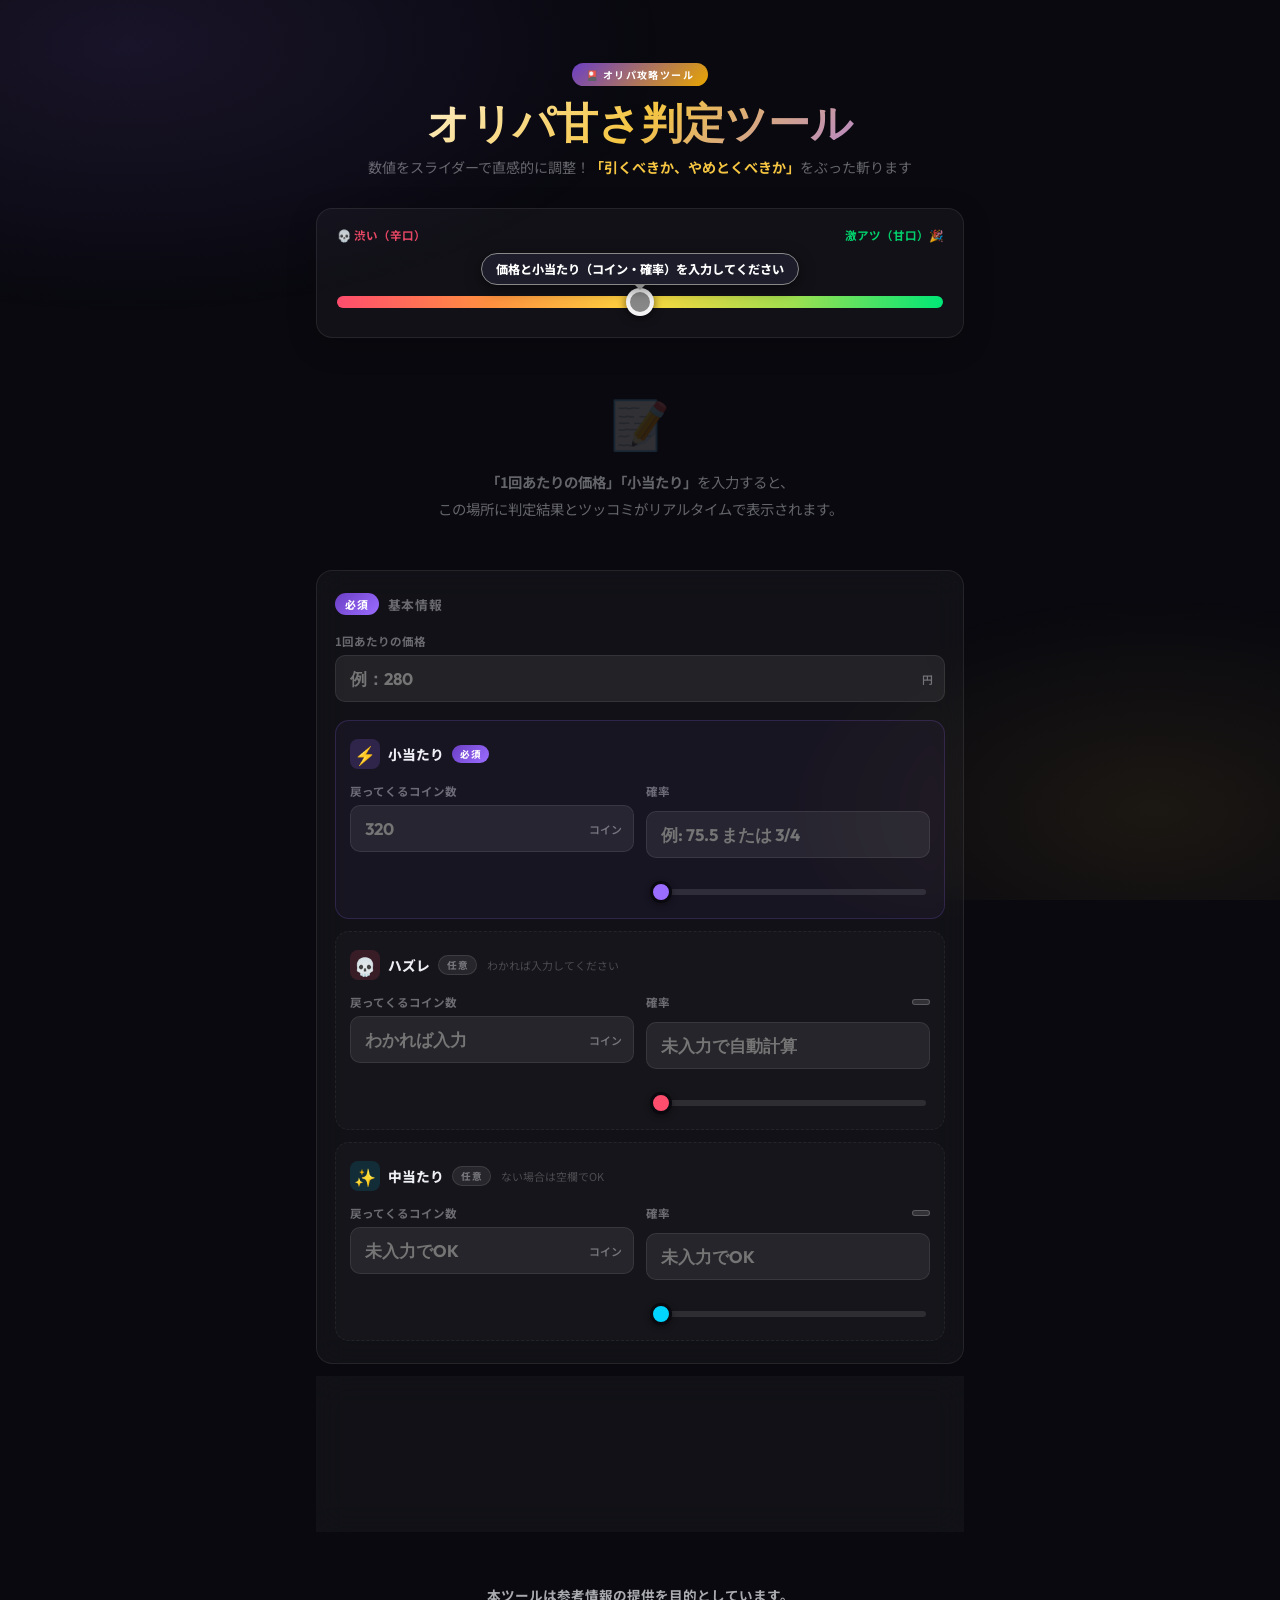
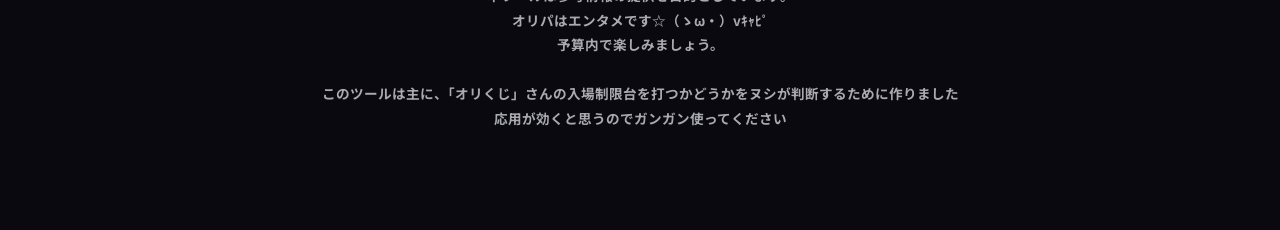
<file: index.html>
<!DOCTYPE html>
<html lang="ja">
<head>

<script type="text/javascript">
    (function(c,l,a,r,i,t,y){
        c[a]=c[a]||function(){(c[a].q=c[a].q||[]).push(arguments)};
        t=l.createElement(r);t.async=1;t.src="https://www.clarity.ms/tag/"+i;
        y=l.getElementsByTagName(r)[0];y.parentNode.insertBefore(t,y);
    })(window, document, "clarity", "script", "xypzd9du9r");
</script>
  
  <meta charset="UTF-8">
  <meta name="viewport" content="width=device-width, initial-scale=1.0">
  <title>オリパ甘さ判定ツール</title>
  
  <style>
    @import url('https://fonts.googleapis.com/css2?family=Outfit:wght@400;600;700;800;900&family=Noto+Sans+JP:wght@400;700;900&display=swap');

    *, *::before, *::after { box-sizing: border-box; margin: 0; padding: 0; }

    :root {
      --bg:     #09090f;
      --bg2:    rgba(255,255,255,.035);
      --bg3:    rgba(255,255,255,.07);
      --bd:     rgba(255,255,255,.08);
      --text:   #eeeef5;
      --muted:  rgba(238,238,245,.4);
      --gold:   #f5c542; --gold2:   #e8a500;
      --purple: #9b6dff; --purple2: #6c3fc5;
      --red:    #ff4d6d; --red2:    #b02a40;
      --cyan:   #00d4ff; --cyan2:   #0099bb;
      --green:  #00e676;
      --yellow: #ffd740;
      --r: 16px;
    }

    html { scroll-behavior: smooth; }
    body {
      background: var(--bg); color: var(--text);
      font-family: "Noto Sans JP","Outfit",sans-serif;
      min-height: 100vh; overflow-x: hidden;
    }
    body::before {
      content: ""; position: fixed; inset: 0; pointer-events: none; z-index: 0;
      background: radial-gradient(ellipse 70% 50% at 10% 5%,  rgba(155,109,255,.11) 0%, transparent 60%),
                  radial-gradient(ellipse 50% 40% at 90% 90%, rgba(245,197,66,.08)  0%, transparent 60%);
    }
    .wrap { position: relative; z-index: 1; max-width: 680px; margin: 0 auto; padding: 24px 16px 80px; }

    /* ヘッダー */
    header { text-align: center; padding: 36px 0 28px; }
    .badge { display: inline-block; background: linear-gradient(135deg, var(--purple2), var(--gold2)); color: #fff; font-size: 10px; font-weight: 700; letter-spacing: .14em; padding: 4px 14px; border-radius: 99px; margin-bottom: 14px; text-transform: uppercase; }
    h1 { font-family: "Outfit", sans-serif; font-size: clamp(1.7rem, 5vw, 2.6rem); font-weight: 900; line-height: 1.1; background: linear-gradient(135deg, #fff 0%, var(--gold) 50%, var(--purple) 100%); -webkit-background-clip: text; -webkit-text-fill-color: transparent; background-clip: text; margin-bottom: 10px; }
    header p { color: var(--muted); font-size: .88rem; line-height: 1.7; }
    header p strong { -webkit-text-fill-color: var(--gold); color: var(--gold); }

    /* 全体甘さメーター */
    .meter-card { background: var(--bg2); border: 1px solid var(--bd); border-radius: var(--r); padding: 18px 20px 24px; margin-bottom: 16px; box-shadow: 0 8px 30px rgba(0,0,0,0.2); }
    .meter-labels { display: flex; justify-content: space-between; margin-bottom: 10px; }
    .meter-label-left  { font-size: .72rem; font-weight: 700; color: rgba(255,77,109,.9); }
    .meter-label-right { font-size: .72rem; font-weight: 700; color: rgba(0,230,118,.9); }
    .meter-wrap { position: relative; padding-top: 36px; }
    .meter-tooltip { position: absolute; top: 0; left: 50%; transform: translateX(-50%); background: rgba(30,30,45,.95); border: 1px solid rgba(255,255,255,.2); backdrop-filter: blur(8px); color: #fff; font-size: .76rem; font-weight: 800; padding: 6px 14px; border-radius: 99px; white-space: nowrap; pointer-events: none; transition: left .45s cubic-bezier(.4,0,.2,1), border-color .45s, background .45s; z-index: 2; box-shadow: 0 4px 15px rgba(0,0,0,0.5); }
    .meter-tooltip::after { content: ""; position: absolute; bottom: -6px; left: 50%; transform: translateX(-50%); border: 6px solid transparent; border-bottom: none; border-top-color: inherit; }
    #sweetMeter { -webkit-appearance: none; appearance: none; width: 100%; height: 12px; border-radius: 99px; background: linear-gradient(to right, #ff4d6d 0%, #ff9040 25%, #ffd740 50%, #a0e050 75%, #00e676 100%); outline: none; pointer-events: none; cursor: default; }
    #sweetMeter::-webkit-slider-thumb { -webkit-appearance: none; appearance: none; width: 28px; height: 28px; border-radius: 50%; border: 4px solid rgba(255,255,255,.9); box-shadow: 0 2px 10px rgba(0,0,0,.6); transition: background .45s ease; background: #888; }
    #sweetMeter::-moz-range-thumb { width: 28px; height: 28px; border-radius: 50%; border: 4px solid rgba(255,255,255,.9); box-shadow: 0 2px 10px rgba(0,0,0,.6); transition: background .45s ease; background: #888; }

    /* 結果エリア */
    @keyframes fadeUp { from { opacity: 0; transform: translateY(14px); } to { opacity: 1; transform: translateY(0); } }
    .result-top { margin-bottom: 24px; animation: fadeUp .35s ease both; }
    .verdict-card { border-radius: var(--r); padding: 26px 20px; text-align: center; margin-bottom: 12px; border: 1px solid transparent; position: relative; overflow: hidden; }
    .verdict-card::before { content:""; position:absolute; inset:0; opacity:.1; z-index:0; }
    .verdict-card > * { position: relative; z-index: 1; }
    .verdict-card.good { background: rgba(0,230,118,.08); border-color: rgba(0,230,118,.28); } .verdict-card.good::before { background: var(--green); }
    .verdict-card.warn { background: rgba(255,215,64,.08); border-color: rgba(255,215,64,.28); } .verdict-card.warn::before { background: var(--yellow); }
    .verdict-card.bad  { background: rgba(255,77,109,.08); border-color: rgba(255,77,109,.28); } .verdict-card.bad::before { background: var(--red); }
    .vc-em { font-size: 3rem; margin-bottom: 6px; line-height: 1.1; }
    .vc-title { font-family: "Outfit", sans-serif; font-size: clamp(1.5rem, 4.5vw, 2.2rem); font-weight: 900; margin-bottom: 8px; }
    .verdict-card.good .vc-title { color: var(--green); } .verdict-card.warn .vc-title { color: var(--yellow); } .verdict-card.bad .vc-title { color: var(--red); }
    .vc-sub { font-size: .86rem; color: var(--text); line-height: 1.75; font-weight: 700; opacity: .9; }

    /* ボーダー金額（ツッコミ） */
    .border-card { border-radius: var(--r); overflow: hidden; margin-bottom: 12px; box-shadow: 0 4px 20px rgba(0,0,0,0.15); }
    .bc-eyebrow { background: rgba(245,197,66,.15); border: 1px solid rgba(245,197,66,.25); border-bottom: none; border-radius: var(--r) var(--r) 0 0; padding: 14px 20px; font-size: .82rem; font-weight: 700; color: var(--gold); line-height: 1.5; text-align: center; }
    .bc-val { font-family: "Outfit", sans-serif; font-size: clamp(3rem, 10vw, 4.8rem); font-weight: 900; color: var(--gold); background: rgba(245,197,66,.07); text-align: center; border: 1px solid rgba(245,197,66,.25); border-top: none; border-bottom: none; padding: 10px 20px 14px; line-height: 1.1; }
    .bc-tsukkomi { background: rgba(30,25,10,.8); border: 1px solid rgba(245,197,66,.25); border-top: none; border-radius: 0 0 var(--r) var(--r); padding: 14px 20px; font-size: .86rem; font-weight: 700; color: #fff; line-height: 1.7; font-style: italic; text-align: center; }

    /* サブ指標 */
    .key-grid { display: grid; grid-template-columns: 1fr 1fr; gap: 10px; margin-bottom: 12px; }
    @media(max-width: 440px) { .key-grid { grid-template-columns: 1fr; } }
    .key-card { border-radius: 14px; padding: 18px 14px; text-align: center; border: 1px solid transparent; }
    .key-card.purple { background: rgba(155,109,255,.08); border-color: rgba(155,109,255,.22); } .key-card.blue { background: rgba(0,212,255,.07); border-color: rgba(0,212,255,.18); }
    .key-label { font-size: .72rem; font-weight: 700; margin-bottom: 8px; }
    .key-card.purple .key-label { color: var(--purple); } .key-card.blue .key-label { color: var(--cyan); }
    .key-val { font-family: "Outfit", sans-serif; font-size: clamp(1.4rem,3.5vw,1.9rem); font-weight: 900; line-height: 1; margin-bottom: 6px; }
    .key-card.purple .key-val { color: var(--purple); } .key-card.blue .key-val { color: var(--cyan); }
    .key-note { font-size: .68rem; color: var(--muted); line-height: 1.5; }

    /* 残り口数 */
    .remain-box { background: rgba(0,212,255,.05); border: 1px solid rgba(0,212,255,.14); border-radius: var(--r); padding: 16px 18px; margin-bottom: 12px; }
    .remain-title { font-size: .74rem; font-weight: 700; color: var(--cyan); margin-bottom: 12px; }
    .remain-row { display: grid; grid-template-columns: repeat(3,1fr); gap: 10px; }
    @media(max-width: 440px) { .remain-row { grid-template-columns: 1fr; } }
    .remain-item { text-align: center; }
    .remain-label { font-size: .64rem; color: var(--muted); margin-bottom: 4px; }
    .remain-val { font-family: "Outfit", sans-serif; font-size: 1.1rem; font-weight: 800; color: var(--cyan); }

    /* 入力前ガイド */
    .empty-state { text-align: center; padding: 32px 20px; color: var(--muted); margin-bottom: 16px; }
    .es-icon { font-size: 3rem; margin-bottom: 12px; opacity: .4; }
    .es-text { font-size: .9rem; line-height: 1.9; }

    /* 入力フォーム共通 */
    .card { background: var(--bg2); border: 1px solid var(--bd); border-radius: var(--r); padding: 22px 18px; margin-bottom: 12px; backdrop-filter: blur(16px); transition: border-color .3s; }
    .card:hover { border-color: rgba(155,109,255,.16); }
    .opt-card { border-style: dashed; border-color: rgba(255,255,255,.05); }
    .sec-head { display: flex; align-items: center; gap: 9px; margin-bottom: 18px; }
    .sec-badge { display: inline-flex; align-items: center; padding: 3px 10px; border-radius: 99px; font-size: .68rem; font-weight: 800; letter-spacing: .07em; }
    .sec-badge.req { background: linear-gradient(135deg, var(--purple2), var(--purple)); color: #fff; }
    .sec-badge.opt { background: rgba(255,255,255,.09); color: var(--muted); }
    .sec-title { font-size: .8rem; font-weight: 700; color: var(--muted); letter-spacing: .06em; text-transform: uppercase; }
    .sec-title small { font-size: .66rem; font-weight: 400; color: rgba(238,238,245,.2); text-transform: none; letter-spacing: 0; margin-left: 5px; }
    .grid2 { display: grid; grid-template-columns: 1fr 1fr; gap: 12px; }
    @media(max-width: 480px) { .grid2 { grid-template-columns: 1fr; } }
    .field { display: flex; flex-direction: column; gap: 6px; }
    .field label { font-size: .72rem; font-weight: 700; color: var(--muted); }
    .iw { position: relative; }
    .iw input { width: 100%; background: var(--bg3); border: 1px solid var(--bd); border-radius: 10px; color: var(--text); font-family: "Outfit", sans-serif; font-size: 1.05rem; font-weight: 700; padding: 12px 54px 12px 14px; outline: none; transition: border-color .2s, box-shadow .2s; }
    .iw input::-webkit-inner-spin-button, .iw input::-webkit-outer-spin-button { -webkit-appearance: none; }
    .iw input:focus { border-color: var(--purple); box-shadow: 0 0 0 3px rgba(155,109,255,.12); }
    .iu { position: absolute; right: 12px; top: 50%; transform: translateY(-50%); font-size: .68rem; color: var(--muted); font-weight: 600; pointer-events: none; white-space: nowrap; }

    /* ティアブロック */
    .tier-block { border-radius: 14px; padding: 18px 14px; margin-bottom: 12px; border: 1px solid transparent; }
    .tier-block:last-child { margin-bottom: 0; }
    .req-block { background: rgba(155,109,255,.05); border-color: rgba(155,109,255,.18); }
    .opt-block { background: rgba(255,255,255,.02); border-color: rgba(255,255,255,.06); border-style: dashed; }
    .tier-header { display: flex; align-items: center; gap: 8px; margin-bottom: 14px; flex-wrap: wrap; }
    .tier-icon { font-size: 1.1rem; width: 30px; height: 30px; border-radius: 8px; display: flex; align-items: center; justify-content: center; }
    .tier-icon.small { background: rgba(155,109,255,.18); }
    .tier-icon.lose  { background: rgba(255,77,109,.15); }
    .tier-icon.mid   { background: rgba(0,212,255,.13); }
    .tier-name { font-size: .86rem; font-weight: 800; color: var(--text); }
    .req-tag { font-size: .6rem; font-weight: 800; letter-spacing: .06em; background: linear-gradient(135deg, var(--purple2), var(--purple)); color: #fff; padding: 2px 8px; border-radius: 99px; }
    .opt-tag { font-size: .6rem; font-weight: 800; letter-spacing: .06em; background: rgba(255,255,255,.08); color: var(--muted); padding: 2px 8px; border-radius: 99px; border: 1px solid rgba(255,255,255,.1); }
    .tier-hint { font-size: .68rem; color: rgba(238,238,245,.25); margin-left: 2px; }
    .tier-inputs { display: grid; grid-template-columns: 1fr 1fr; gap: 12px; }
    @media(max-width: 480px) { .tier-inputs { grid-template-columns: 1fr; } }
    .req-block .iw input:focus { border-color: var(--purple); box-shadow: 0 0 0 3px rgba(155,109,255,.14); background: rgba(155,109,255,.1); }

    /* 入力用スライダーUI周り */
    .prob-header { display: flex; justify-content: space-between; align-items: center; margin-bottom: 6px; }
    .prob-header label { margin-bottom: 0; }
    .prob-badge { font-size: .65rem; font-weight: 800; color: #fff; background: rgba(255,255,255,0.12); padding: 2px 8px; border-radius: 99px; border: 1px solid rgba(255,255,255,0.2); }
    .prob-badge.is-empty { display: none; }
    .prob-slider-wrap { margin-top: 12px; padding: 0 4px; }
    .prob-slider { -webkit-appearance: none; width: 100%; height: 6px; background: rgba(255,255,255,0.1); border-radius: 99px; outline: none; }
    .prob-slider::-webkit-slider-thumb { -webkit-appearance: none; width: 22px; height: 22px; border-radius: 50%; background: #aaa; border: 3px solid var(--bg); box-shadow: 0 2px 6px rgba(0,0,0,0.4); cursor: ew-resize; transition: transform 0.1s; }
    .prob-slider::-webkit-slider-thumb:active { transform: scale(1.15); }
    .prob-slider::-moz-range-thumb { width: 22px; height: 22px; border-radius: 50%; background: #aaa; border: 3px solid var(--bg); box-shadow: 0 2px 6px rgba(0,0,0,0.4); cursor: ew-resize; transition: transform 0.1s; }
    .prob-slider::-moz-range-thumb:active { transform: scale(1.15); }
    .purple-slider::-webkit-slider-thumb { background: var(--purple); }
    .purple-slider::-moz-range-thumb { background: var(--purple); }
    .red-slider::-webkit-slider-thumb { background: var(--red); }
    .red-slider::-moz-range-thumb { background: var(--red); }
    .cyan-slider::-webkit-slider-thumb { background: var(--cyan); }
    .cyan-slider::-moz-range-thumb { background: var(--cyan); }

    footer {
      text-align: center;
      padding: 40px 0 20px;
      font-size: 0.85rem;
      font-weight: 700;
      color: rgba(238,238,245, 0.7);
      line-height: 1.8;
    }
  </style>


    
</head>
<body>

  <div class="wrap">
    <header>
      <div class="badge">🎴 オリパ攻略ツール</div>
      <h1>オリパ甘さ判定ツール</h1>
      <p>数値をスライダーで直感的に調整！<strong>「引くべきか、やめとくべきか」</strong>をぶった斬ります</p>
    </header>

    <!-- ===== 全体甘さメーター（結果） ===== -->
    <div class="meter-card">
      <div class="meter-labels">
        <span class="meter-label-left">💀 渋い（辛口）</span>
        <span class="meter-label-right">激アツ（甘口）🎉</span>
      </div>
      <div class="meter-wrap">
        <div class="meter-tooltip" id="meterTooltip">必須項目を入力してください</div>
        <input type="range" id="sweetMeter" min="0" max="100" value="50" readonly />
      </div>
    </div>

    <!-- ===== 判定結果 ===== -->
    <div id="resultTop" class="result-top" style="display:none">
      <div class="verdict-card" id="verdictCard">
        <div class="vc-em"    id="vcEm"></div>
        <div class="vc-title" id="vcTitle"></div>
        <div class="vc-sub"   id="vcSub"></div>
      </div>

      <div class="border-card">
        <div class="bc-eyebrow">プラスにするために、的中させなければならない景品の価値</div>
        <div class="bc-val" id="bcVal">—</div>
        <div class="bc-tsukkomi" id="bcTsukkomi"></div>
      </div>

      <div class="key-grid">
        <div class="key-card purple">
          <div class="key-label">🔑 1回あたりの平均回収</div>
          <div class="key-val"  id="kRecoverVal">—</div>
          <div class="key-note" id="kRecoverNote">コイン</div>
        </div>
        <div class="key-card blue">
          <div class="key-label">💸 大当たりへの実質コスト</div>
          <div class="key-val"  id="kCostVal">—</div>
          <div class="key-note">コイン / 回</div>
        </div>
      </div>

      <div class="remain-box" id="remainBox" style="display:none">
        <div class="remain-title">📊 残り口数から見た期待値</div>
        <div class="remain-row">
          <div class="remain-item">
            <div class="remain-label">残り総額</div>
            <div class="remain-val" id="rTotal">—</div>
          </div>
          <div class="remain-item">
            <div class="remain-label">期待回収額</div>
            <div class="remain-val" id="rRecover">—</div>
          </div>
          <div class="remain-item">
            <div class="remain-label">期待実質出費</div>
            <div class="remain-val" id="rCost">—</div>
          </div>
        </div>
      </div>
    </div>

    <!-- ===== 入力前ガイド ===== -->
    <div class="empty-state" id="emptyState">
      <div class="es-icon">📝</div>
      <div class="es-text">
        <strong>「1回あたりの価格」「小当たり」</strong>を入力すると、<br>
        この場所に判定結果とツッコミがリアルタイムで表示されます。
      </div>
    </div>

    <!-- ===== 入力フォーム ===== -->
    <div class="card">
      <div class="sec-head">
        <span class="sec-badge req">必須</span>
        <span class="sec-title">基本情報</span>
      </div>

      <div class="field" style="margin-bottom:18px">
        <label for="costPerSpin">1回あたりの価格</label>
        <div class="iw">
          <input type="number" id="costPerSpin" placeholder="例：280" min="1" inputmode="numeric" />
          <span class="iu">円</span>
        </div>
      </div>

      <!-- 小当たり -->
      <div class="tier-block req-block">
        <div class="tier-header">
          <span class="tier-icon small">⚡</span>
          <span class="tier-name">小当たり</span>
          <span class="tier-badge req-tag">必須</span>
        </div>
        <div class="tier-inputs">
          <div class="field">
            <label>戻ってくるコイン数</label>
            <div class="iw">
              <input type="number" id="smallCoin" placeholder="320" min="0" inputmode="numeric" />
              <span class="iu">コイン</span>
            </div>
          </div>
          <div class="field">
            <div class="prob-header">
              <label>確率</label>
              <span class="prob-badge" id="smallProbBadge"></span>
            </div>
            <div class="iw">
              <input type="text" id="smallProbTxt" placeholder="例: 75.5 または 3/4" inputmode="text" />
            </div>
            <div class="prob-slider-wrap">
              <input type="range" id="smallProbSlider" class="prob-slider purple-slider" min="0" max="100" step="0.1" value="0" />
            </div>
          </div>
        </div>
      </div>

      <!-- ハズレ -->
      <div class="tier-block opt-block lose-block">
        <div class="tier-header">
          <span class="tier-icon lose">💀</span>
          <span class="tier-name">ハズレ</span>
          <span class="tier-badge opt-tag">任意</span>
          <span class="tier-hint">わかれば入力してください</span>
        </div>
        <div class="tier-inputs">
          <div class="field">
            <label>戻ってくるコイン数</label>
            <div class="iw">
              <input type="number" id="loseCoin" placeholder="わかれば入力" min="0" inputmode="numeric" />
              <span class="iu">コイン</span>
            </div>
          </div>
          <div class="field">
            <div class="prob-header">
              <label>確率</label>
              <span class="prob-badge" id="loseProbBadge"></span>
            </div>
            <div class="iw">
              <input type="text" id="loseProbTxt" placeholder="未入力で自動計算" inputmode="text" />
            </div>
            <div class="prob-slider-wrap">
              <input type="range" id="loseProbSlider" class="prob-slider red-slider" min="0" max="100" step="0.1" value="0" />
            </div>
          </div>
        </div>
      </div>

      <!-- 中当たり -->
      <div class="tier-block opt-block">
        <div class="tier-header">
          <span class="tier-icon mid">✨</span>
          <span class="tier-name">中当たり</span>
          <span class="tier-badge opt-tag">任意</span>
          <span class="tier-hint">ない場合は空欄でOK</span>
        </div>
        <div class="tier-inputs">
          <div class="field">
            <label>戻ってくるコイン数</label>
            <div class="iw">
              <input type="number" id="midCoin" placeholder="未入力でOK" min="0" inputmode="numeric" />
              <span class="iu">コイン</span>
            </div>
          </div>
          <div class="field">
            <div class="prob-header">
              <label>確率</label>
              <span class="prob-badge" id="midProbBadge"></span>
            </div>
            <div class="iw">
              <input type="text" id="midProbTxt" placeholder="未入力でOK" inputmode="text" />
            </div>
            <div class="prob-slider-wrap">
              <input type="range" id="midProbSlider" class="prob-slider cyan-slider" min="0" max="100" step="0.1" value="0" />
            </div>
          </div>
        </div>
      </div>
    </div>

    <div class="card opt-card">
      <div class="sec-head">
        <span class="sec-badge opt">任意</span>
        <span class="sec-title">口数情報 <small>入力すると残り期待値も表示</small></span>
      </div>
      <div class="grid2">
        <div class="field">
          <label for="totalCount">総口数</label>
          <div class="iw">
            <input type="number" id="totalCount" placeholder="100" min="1" inputmode="numeric" />
            <span class="iu">口</span>
          </div>
        </div>
        <div class="field">
          <label for="remainCount">残り口数</label>
          <div class="iw">
            <input type="number" id="remainCount" placeholder="60" min="1" inputmode="numeric" />
            <span class="iu">口</span>
          </div>
        </div>
      </div>
    </div>

    <footer>
      <p>本ツールは参考情報の提供を目的としています。<br>オリパはエンタメです☆（ゝω・）vｷｬﾋﾟ<br>予算内で楽しみましょう。<br>
        <br>このツールは主に、「オリくじ」さんの入場制限台を打つかどうかをヌシが判断するために作りました
        <br>応用が効くと思うのでガンガン使ってください
      </p>
    </footer>
  </div>

  <script>
    const $ = id => document.getElementById(id);

    document.addEventListener('DOMContentLoaded', () => {
      setupSyncProb('smallProbTxt', 'smallProbSlider', 'smallProbBadge');
      setupSyncProb('loseProbTxt', 'loseProbSlider', 'loseProbBadge');
      setupSyncProb('midProbTxt', 'midProbSlider', 'midProbBadge');

      ['costPerSpin', 'smallCoin', 'loseCoin', 'midCoin', 'totalCount', 'remainCount']
        .forEach(id => $(id).addEventListener('input', compute));

      compute();
    });

    function setupSyncProb(txtId, sliderId, badgeId) {
      const txt = $(txtId);
      const slider = $(sliderId);
      
      txt.addEventListener('input', () => {
        const parsed = parseProb(txt.value);
        if (parsed !== null && parsed >= 0 && parsed <= 100) {
          slider.value = parsed;
        } else {
          slider.value = 0;
        }
        compute();
      });

      txt.addEventListener('blur', () => {
        const valStr = txt.value.trim();
        if (valStr && !valStr.includes('/') && !valStr.includes('%')) {
          const parsed = parseProb(valStr);
          if (parsed !== null) txt.value = parsed + '%';
        }
      });

      slider.addEventListener('input', () => {
        let val = parseFloat(slider.value);
        if (Math.abs(val - Math.round(val)) < 0.4) {
          val = Math.round(val);
          slider.value = val;
        }
        txt.value = val + '%';
        compute();
      });
    }

    function parseProb(valStr) {
      if (!valStr) return null;
      valStr = valStr.trim().replace(/%/g, '');
      if (valStr.includes('/')) {
        const parts = valStr.split('/');
        if (parts.length === 2) {
          const n = parseFloat(parts[0]);
          const d = parseFloat(parts[1]);
          if (!isNaN(n) && !isNaN(d) && d !== 0) {
            return (n / d) * 100;
          }
        }
      }
      const n = parseFloat(valStr);
      return isNaN(n) ? null : n;
    }

    function formatProbBadge(parsedPct, rawStr) {
      if (parsedPct === null || isNaN(parsedPct) || parsedPct <= 0 || parsedPct > 100) return '';
      const str = String(rawStr).trim();
      if (str.includes('/')) {
        return `${parseFloat(parsedPct.toFixed(2))}%`;
      } else {
        const frac = 100 / parsedPct;
        const fStr = (frac % 1 === 0) ? frac.toString() : frac.toFixed(1);
        return `1 / ${fStr}`;
      }
    }

    function vNum(id) {
      const n = parseFloat($(id).value);
      return isNaN(n) ? null : n;
    }
    function fmt(n)         { return Math.round(n).toLocaleString(); }
    function fmtDec(n, d=1) { return (+n).toFixed(d); }

    function posToColor(pos) {
      const stops = [
        [255,  77, 109],
        [255, 144,  64],
        [255, 215,  64],
        [160, 224,  80],
        [  0, 230, 118],
      ];
      const idx = (pos / 100) * (stops.length - 1);
      const Math_floor = Math.floor(idx);
      const lo = Math.max(0, Math.min(Math_floor, stops.length - 2));
      const hi = lo + 1;
      const t  = idx - lo;
      const [r1,g1,b1] = stops[lo];
      const [r2,g2,b2] = stops[hi];
      return `rgb(${Math.round(r1+(r2-r1)*t)},${Math.round(g1+(g2-g1)*t)},${Math.round(b1+(b2-b1)*t)})`;
    }

    function tsukkomi(borderAmount, cost, realCost, isTotal) {
      if (realCost <= 0) return '「え、これ引くだけで平均して儲かる設計じゃん！」……バグを疑うレベル。';
      
      const lossRatio = realCost / cost;
      
      if (isTotal) {
        if (lossRatio < 0.2) return '「箱買いしてもこの程度のマイナスで済むなら、大当たりの価値次第で全然プラスになる優良設定！」';
        if (lossRatio < 0.5) return '「このマイナス額と、目玉景品の合計相場を比べてみてください。目玉が上回っていれば買いです。」';
        if (lossRatio < 0.8) return '「かなり持っていかれます。大当たり枠に超高額カードがゴロゴロ入っていないと割に合いません。」';
        return '「箱買いしたら大惨事！トップレアが数枚あっても到底捲れない、運営丸儲けの設定です。」';
      } else {
        if (lossRatio < 0.2) return '「100連してもこれしか削られないの！？ 1〜2万円の当たりを引くだけで捲れる超甘口設定！」';
        if (lossRatio < 0.5) return '「100連の負債としては標準적。バナーにこの金額以上の景品がちゃんと入っているか確認を。」';
        if (lossRatio < 0.8) return '「100連でこの負債は結構痛い。10万〜20万クラスのトップレアを引かないと致命傷になります。」';
        return '「100回引くだけでこのマイナス！？ 宝くじ並の極悪設定。絶対に深追いしてはいけません。」';
      }
    }

    function verdictText(realCost, cost) {
      const lossRatio = realCost / cost; 
      if (realCost <= 0) return { cls:'good', em:'🎉', title:'超甘！無条件で引くべき', sub:`実質出費がマイナス（${fmtDec(realCost)}コイン）。理論上、引けば引くほど得をするバグレベルの設定です。` };
      if (lossRatio < 0.25) return { cls:'good', em:'🎯', title:'激アツ！優良な甘口設定', sub:`ベース還元率が非常に高く、傷が浅く済みます。大当たりのハードルが低く、狙いやすいオリパです。` };
      if (lossRatio < 0.55) return { cls:'warn', em:'🤔', title:'ボーダーライン…',       sub:`一般的な還元率。「必要な大当たりの価値」以上の景品が十分に入っているかが勝負の分かれ目です。` };
      if (lossRatio < 0.8)  return { cls:'bad',  em:'🚨', title:'渋い！見送り推奨（辛口）', sub:`ベースの回収率が悪く、ハズレが続くと一瞬で資金が溶けます。トップレア狙いの特攻以外は危険。` };
      return                { cls:'bad',  em:'💀', title:'ドハズレ設定。全力で逃げろ', sub:`還元率が最悪レベル。お金をドブに捨てるのと同じです。よほど運に自信がある人以外は手を出さないで。` };
    }

    function updateMeterUI(pos, text, color) {
      const meter   = $('sweetMeter');
      const tooltip = $('meterTooltip');
      
      meter.value = pos;
      
      let styleEl = document.getElementById('_meterStyle');
      if (!styleEl) {
        styleEl = document.createElement('style');
        styleEl.id = '_meterStyle';
        document.head.appendChild(styleEl);
      }
      styleEl.textContent = `
        #sweetMeter::-webkit-slider-thumb { background: ${color} !important; border-color: rgba(255,255,255,0.9) !important; }
        #sweetMeter::-moz-range-thumb     { background: ${color} !important; border-color: rgba(255,255,255,0.9) !important; }
      `;

      const thumbR = 14; 
      const pct = pos / 100;
      tooltip.style.left = `calc(${pct * 100}% + ${thumbR - pct * 2 * thumbR}px)`;
      tooltip.style.borderColor = color;
      tooltip.style.borderTopColor = color;
      tooltip.textContent = text;
    }

    function compute() {
      const cost      = vNum('costPerSpin');
      const smallCoin = vNum('smallCoin');
      const smallProbStr = $('smallProbTxt').value;
      const smallProb = parseProb(smallProbStr);

      const sBadge = $('smallProbBadge');
      if (smallProb !== null) {
        sBadge.textContent = formatProbBadge(smallProb, smallProbStr);
        sBadge.classList.remove('is-empty');
      } else {
        sBadge.classList.add('is-empty');
      }

      if (cost === null || smallCoin === null || smallProb === null) {
        $('resultTop').style.display  = 'none';
        $('emptyState').style.display = 'block';
        updateMeterUI(50, '価格と小当たり（コイン・確率）を入力してください', '#888');
        return;
      }

      $('resultTop').style.display  = 'block';
      $('emptyState').style.display = 'none';

      const loseCoin = vNum('loseCoin');
      const loseProbStr = $('loseProbTxt').value;
      const loseProb = parseProb(loseProbStr);
      const midCoin  = vNum('midCoin');
      const midProbStr = $('midProbTxt').value;
      const midProb  = parseProb(midProbStr);
      
      const totalCnt = vNum('totalCount');
      const remainCnt = vNum('remainCount');

      const sp = smallProb / 100;
      const mp = midProb !== null ? midProb / 100 : 0;
      
      let lp = 0;
      const lBadge = $('loseProbBadge');
      if (loseProb !== null) {
        lp = loseProb / 100;
        lBadge.textContent = formatProbBadge(loseProb, loseProbStr);
        lBadge.classList.remove('is-empty');
      } else {
        lp = Math.max(0, 1 - sp - mp);
        lBadge.textContent = `自動計算: ${fmtDec(lp*100)}%`;
        lBadge.classList.remove('is-empty');
        $('loseProbSlider').value = lp * 100; 
      }

      const mBadge = $('midProbBadge');
      if (midProb !== null) {
        mBadge.textContent = formatProbBadge(midProb, midProbStr);
        mBadge.classList.remove('is-empty');
      } else {
        mBadge.classList.add('is-empty');
      }
      
      const lc = loseCoin !== null ? loseCoin : 0;
      const mc = midCoin  !== null ? midCoin  : 0;

      const avgRecover = (lc * lp) + (smallCoin * sp) + (mc * mp);
      const realCost   = cost - avgRecover;
      
      let borderAmount = 0;
      let isTotal = false;
      if (totalCnt !== null && totalCnt > 0) {
        document.querySelector('.bc-eyebrow').textContent = `全部買い（${fmt(totalCnt)}口）した場合、大当たり枠に求められる合計価値`;
        borderAmount = realCost * totalCnt;
        isTotal = true;
      } else {
        document.querySelector('.bc-eyebrow').textContent = `100連（まとめ引き）した場合、大当たりで取り返すべき額（実質負債）`;
        borderAmount = realCost * 100;
      }

      let pos = 0;
      if (realCost <= 0) {
        pos = 100;
      } else {
        const returnRate = avgRecover / cost;
        pos = Math.max(0, Math.min(100, Math.round(returnRate * 100)));
      }
      const levels = [
        [0,  20,  '💀 ドハズレ'], 
        [20, 35,  '🚨 かなり渋い'], 
        [35, 45,  '😰 渋め'],
        [45, 60,  '⚖️ ボーダーライン'], 
        [60, 75,  '🙂 やや甘い'], 
        [75, 90,  '🎯 甘い！'],
        [90, 101, '🎉 激アツ！'],
      ];
      const found = levels.find(([lo, hi]) => pos >= lo && pos < hi);
      updateMeterUI(pos, found ? found[2] : '—', posToColor(pos));

      $('bcVal').textContent      = '¥' + fmt(borderAmount);
      $('bcTsukkomi').textContent = tsukkomi(borderAmount, cost, realCost, isTotal);
      
      $('kRecoverVal').textContent = fmtDec(avgRecover) + ' コイン';
      $('kCostVal').textContent    = fmtDec(realCost)   + ' コイン';

      let noteArr = [`小当たり${fmtDec(sp*100)}%`, `ハズレ${fmtDec(lp*100)}%`];
      if (mp > 0) noteArr.splice(1, 0, `中当たり${fmtDec(mp*100)}%`);
      $('kRecoverNote').textContent = noteArr.join(' / ') + ' で計算';

      const rb = $('remainBox');
      if (totalCnt !== null && remainCnt !== null && remainCnt <= totalCnt) {
        const rTotal   = remainCnt * cost;
        const rRecover = remainCnt * avgRecover;
        const rCost    = rTotal - rRecover;
        $('rTotal').textContent   = '¥' + fmt(rTotal);
        $('rRecover').textContent = '¥' + fmt(rRecover);
        $('rCost').textContent    = '¥' + fmt(rCost);
        rb.style.display = 'block';
      } else {
        rb.style.display = 'none';
      }

      const vc = $('verdictCard');
      vc.classList.remove('good','warn','bad');
      const vd = verdictText(realCost, cost);
      vc.classList.add(vd.cls);
      $('vcEm').textContent    = vd.em;
      $('vcTitle').textContent = vd.title;
      $('vcSub').textContent   = vd.sub;
    }
  </script>
</body>
</html>
</file>
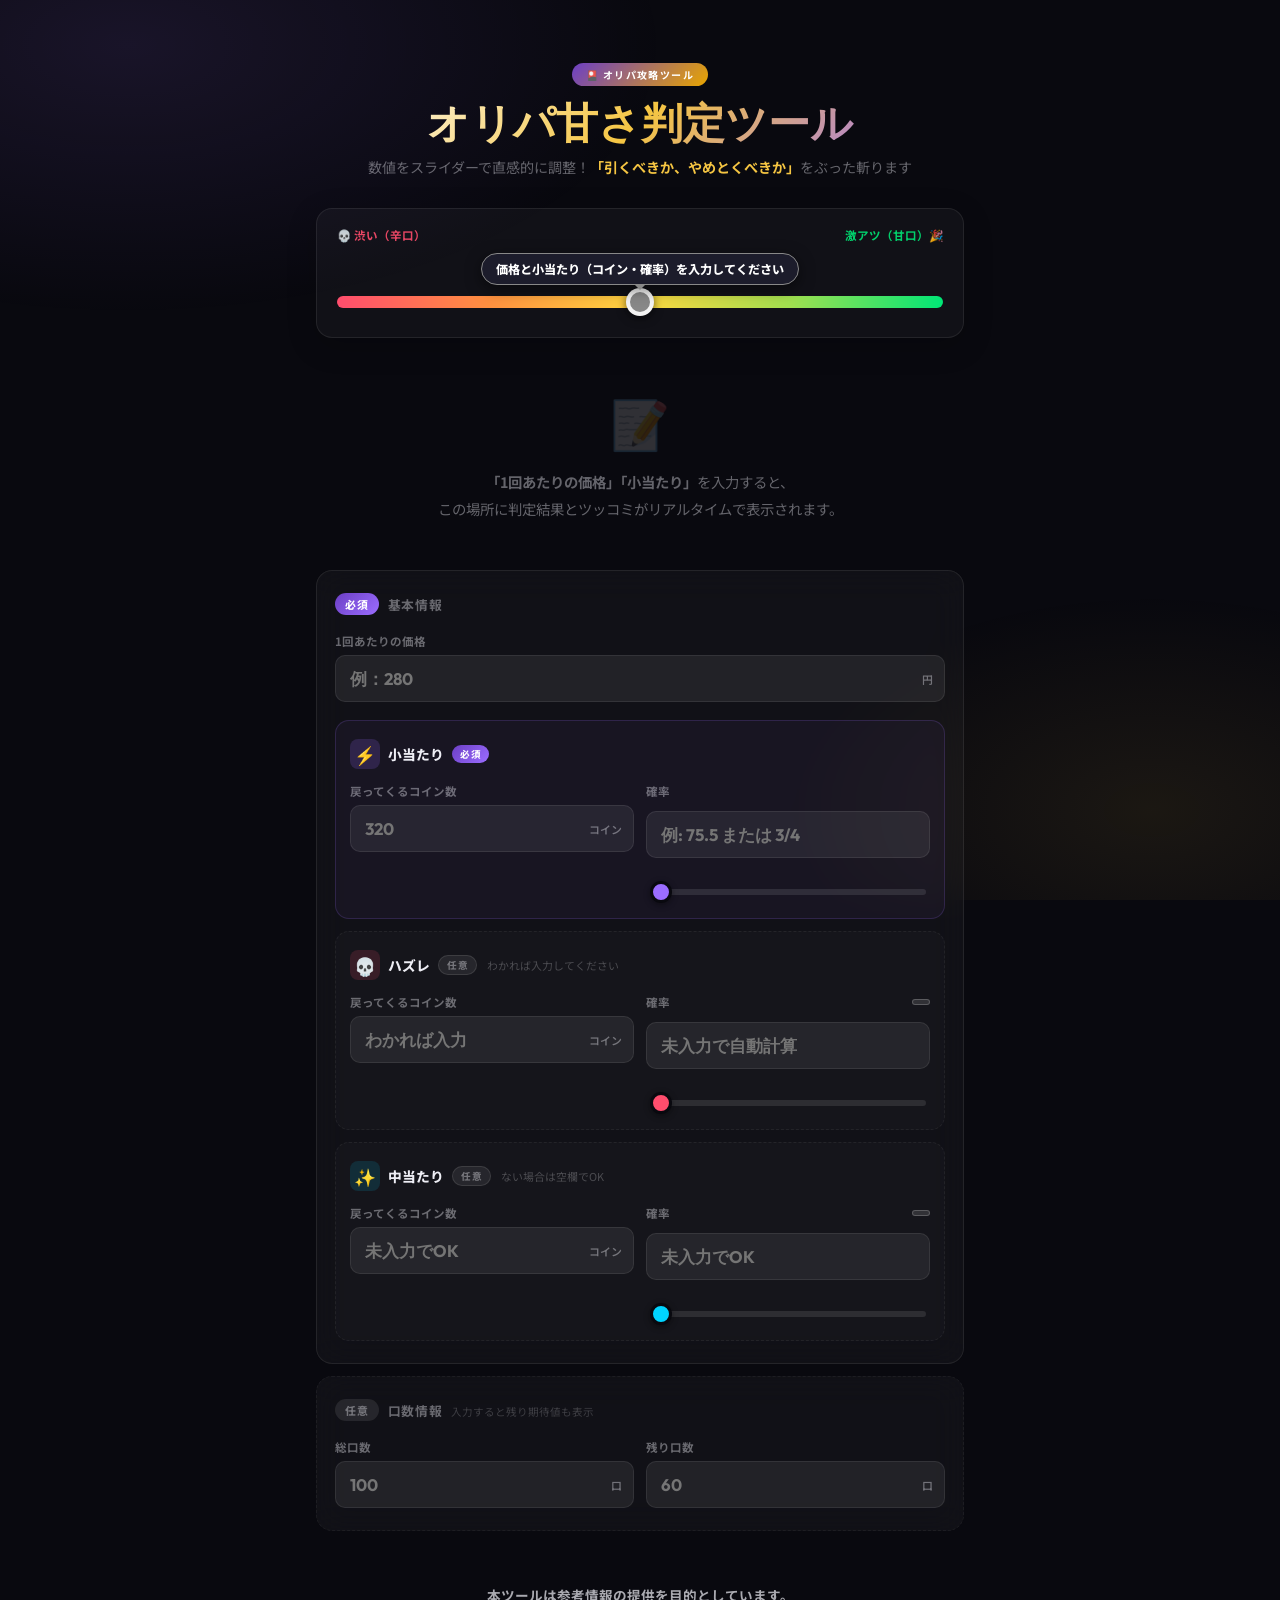
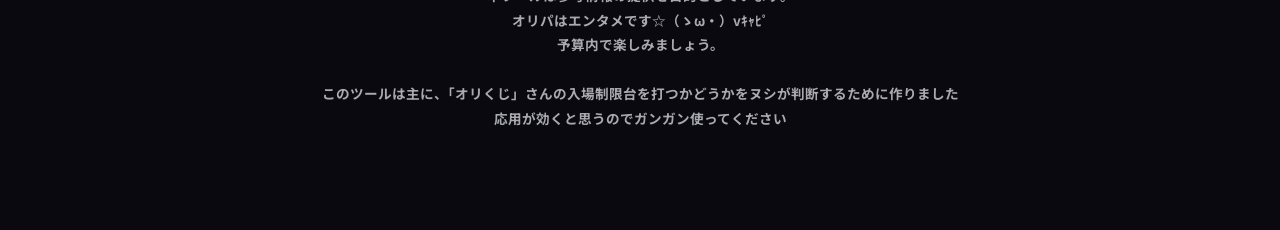
<file: index2.html>
<!DOCTYPE html>
<html lang="ja">
<head>
  <meta charset="UTF-8">
  <meta name="viewport" content="width=device-width, initial-scale=1.0">
  <title>オリパ甘さ判定ツール</title>
  
  <style>
    @import url('https://fonts.googleapis.com/css2?family=Outfit:wght@400;600;700;800;900&family=Noto+Sans+JP:wght@400;700;900&display=swap');

    *, *::before, *::after { box-sizing: border-box; margin: 0; padding: 0; }

    :root {
      --bg:     #09090f;
      --bg2:    rgba(255,255,255,.035);
      --bg3:    rgba(255,255,255,.07);
      --bd:     rgba(255,255,255,.08);
      --text:   #eeeef5;
      --muted:  rgba(238,238,245,.4);
      --gold:   #f5c542; --gold2:   #e8a500;
      --purple: #9b6dff; --purple2: #6c3fc5;
      --red:    #ff4d6d; --red2:    #b02a40;
      --cyan:   #00d4ff; --cyan2:   #0099bb;
      --green:  #00e676;
      --yellow: #ffd740;
      --r: 16px;
    }

    html { scroll-behavior: smooth; }
    body {
      background: var(--bg); color: var(--text);
      font-family: "Noto Sans JP","Outfit",sans-serif;
      min-height: 100vh; overflow-x: hidden;
    }
    body::before {
      content: ""; position: fixed; inset: 0; pointer-events: none; z-index: 0;
      background: radial-gradient(ellipse 70% 50% at 10% 5%,  rgba(155,109,255,.11) 0%, transparent 60%),
                  radial-gradient(ellipse 50% 40% at 90% 90%, rgba(245,197,66,.08)  0%, transparent 60%);
    }
    .wrap { position: relative; z-index: 1; max-width: 680px; margin: 0 auto; padding: 24px 16px 80px; }

    /* ヘッダー */
    header { text-align: center; padding: 36px 0 28px; }
    .badge { display: inline-block; background: linear-gradient(135deg, var(--purple2), var(--gold2)); color: #fff; font-size: 10px; font-weight: 700; letter-spacing: .14em; padding: 4px 14px; border-radius: 99px; margin-bottom: 14px; text-transform: uppercase; }
    h1 { font-family: "Outfit", sans-serif; font-size: clamp(1.7rem, 5vw, 2.6rem); font-weight: 900; line-height: 1.1; background: linear-gradient(135deg, #fff 0%, var(--gold) 50%, var(--purple) 100%); -webkit-background-clip: text; -webkit-text-fill-color: transparent; background-clip: text; margin-bottom: 10px; }
    header p { color: var(--muted); font-size: .88rem; line-height: 1.7; }
    header p strong { -webkit-text-fill-color: var(--gold); color: var(--gold); }

    /* 全体甘さメーター */
    .meter-card { background: var(--bg2); border: 1px solid var(--bd); border-radius: var(--r); padding: 18px 20px 24px; margin-bottom: 16px; box-shadow: 0 8px 30px rgba(0,0,0,0.2); }
    .meter-labels { display: flex; justify-content: space-between; margin-bottom: 10px; }
    .meter-label-left  { font-size: .72rem; font-weight: 700; color: rgba(255,77,109,.9); }
    .meter-label-right { font-size: .72rem; font-weight: 700; color: rgba(0,230,118,.9); }
    .meter-wrap { position: relative; padding-top: 36px; }
    .meter-tooltip { position: absolute; top: 0; left: 50%; transform: translateX(-50%); background: rgba(30,30,45,.95); border: 1px solid rgba(255,255,255,.2); backdrop-filter: blur(8px); color: #fff; font-size: .76rem; font-weight: 800; padding: 6px 14px; border-radius: 99px; white-space: nowrap; pointer-events: none; transition: left .45s cubic-bezier(.4,0,.2,1), border-color .45s, background .45s; z-index: 2; box-shadow: 0 4px 15px rgba(0,0,0,0.5); }
    .meter-tooltip::after { content: ""; position: absolute; bottom: -6px; left: 50%; transform: translateX(-50%); border: 6px solid transparent; border-bottom: none; border-top-color: inherit; }
    #sweetMeter { -webkit-appearance: none; appearance: none; width: 100%; height: 12px; border-radius: 99px; background: linear-gradient(to right, #ff4d6d 0%, #ff9040 25%, #ffd740 50%, #a0e050 75%, #00e676 100%); outline: none; pointer-events: none; cursor: default; }
    #sweetMeter::-webkit-slider-thumb { -webkit-appearance: none; appearance: none; width: 28px; height: 28px; border-radius: 50%; border: 4px solid rgba(255,255,255,.9); box-shadow: 0 2px 10px rgba(0,0,0,.6); transition: background .45s ease; background: #888; }
    #sweetMeter::-moz-range-thumb { width: 28px; height: 28px; border-radius: 50%; border: 4px solid rgba(255,255,255,.9); box-shadow: 0 2px 10px rgba(0,0,0,.6); transition: background .45s ease; background: #888; }

    /* 結果エリア */
    @keyframes fadeUp { from { opacity: 0; transform: translateY(14px); } to { opacity: 1; transform: translateY(0); } }
    .result-top { margin-bottom: 24px; animation: fadeUp .35s ease both; }
    .verdict-card { border-radius: var(--r); padding: 26px 20px; text-align: center; margin-bottom: 12px; border: 1px solid transparent; position: relative; overflow: hidden; }
    .verdict-card::before { content:""; position:absolute; inset:0; opacity:.1; z-index:0; }
    .verdict-card > * { position: relative; z-index: 1; }
    .verdict-card.good { background: rgba(0,230,118,.08); border-color: rgba(0,230,118,.28); } .verdict-card.good::before { background: var(--green); }
    .verdict-card.warn { background: rgba(255,215,64,.08); border-color: rgba(255,215,64,.28); } .verdict-card.warn::before { background: var(--yellow); }
    .verdict-card.bad  { background: rgba(255,77,109,.08); border-color: rgba(255,77,109,.28); } .verdict-card.bad::before { background: var(--red); }
    .vc-em { font-size: 3rem; margin-bottom: 6px; line-height: 1.1; }
    .vc-title { font-family: "Outfit", sans-serif; font-size: clamp(1.5rem, 4.5vw, 2.2rem); font-weight: 900; margin-bottom: 8px; }
    .verdict-card.good .vc-title { color: var(--green); } .verdict-card.warn .vc-title { color: var(--yellow); } .verdict-card.bad .vc-title { color: var(--red); }
    .vc-sub { font-size: .86rem; color: var(--text); line-height: 1.75; font-weight: 700; opacity: .9; }

    /* ボーダー金額（ツッコミ） */
    .border-card { border-radius: var(--r); overflow: hidden; margin-bottom: 12px; box-shadow: 0 4px 20px rgba(0,0,0,0.15); }
    .bc-eyebrow { background: rgba(245,197,66,.15); border: 1px solid rgba(245,197,66,.25); border-bottom: none; border-radius: var(--r) var(--r) 0 0; padding: 14px 20px; font-size: .82rem; font-weight: 700; color: var(--gold); line-height: 1.5; text-align: center; }
    .bc-val { font-family: "Outfit", sans-serif; font-size: clamp(3rem, 10vw, 4.8rem); font-weight: 900; color: var(--gold); background: rgba(245,197,66,.07); text-align: center; border: 1px solid rgba(245,197,66,.25); border-top: none; border-bottom: none; padding: 10px 20px 14px; line-height: 1.1; }
    .bc-tsukkomi { background: rgba(30,25,10,.8); border: 1px solid rgba(245,197,66,.25); border-top: none; border-radius: 0 0 var(--r) var(--r); padding: 14px 20px; font-size: .86rem; font-weight: 700; color: #fff; line-height: 1.7; font-style: italic; text-align: center; }

    /* サブ指標 */
    .key-grid { display: grid; grid-template-columns: 1fr 1fr; gap: 10px; margin-bottom: 12px; }
    @media(max-width: 440px) { .key-grid { grid-template-columns: 1fr; } }
    .key-card { border-radius: 14px; padding: 18px 14px; text-align: center; border: 1px solid transparent; }
    .key-card.purple { background: rgba(155,109,255,.08); border-color: rgba(155,109,255,.22); } .key-card.blue { background: rgba(0,212,255,.07); border-color: rgba(0,212,255,.18); }
    .key-label { font-size: .72rem; font-weight: 700; margin-bottom: 8px; }
    .key-card.purple .key-label { color: var(--purple); } .key-card.blue .key-label { color: var(--cyan); }
    .key-val { font-family: "Outfit", sans-serif; font-size: clamp(1.4rem,3.5vw,1.9rem); font-weight: 900; line-height: 1; margin-bottom: 6px; }
    .key-card.purple .key-val { color: var(--purple); } .key-card.blue .key-val { color: var(--cyan); }
    .key-note { font-size: .68rem; color: var(--muted); line-height: 1.5; }

    /* 残り口数 */
    .remain-box { background: rgba(0,212,255,.05); border: 1px solid rgba(0,212,255,.14); border-radius: var(--r); padding: 16px 18px; margin-bottom: 12px; }
    .remain-title { font-size: .74rem; font-weight: 700; color: var(--cyan); margin-bottom: 12px; }
    .remain-row { display: grid; grid-template-columns: repeat(3,1fr); gap: 10px; }
    @media(max-width: 440px) { .remain-row { grid-template-columns: 1fr; } }
    .remain-item { text-align: center; }
    .remain-label { font-size: .64rem; color: var(--muted); margin-bottom: 4px; }
    .remain-val { font-family: "Outfit", sans-serif; font-size: 1.1rem; font-weight: 800; color: var(--cyan); }

    /* 入力前ガイド */
    .empty-state { text-align: center; padding: 32px 20px; color: var(--muted); margin-bottom: 16px; }
    .es-icon { font-size: 3rem; margin-bottom: 12px; opacity: .4; }
    .es-text { font-size: .9rem; line-height: 1.9; }

    /* 入力フォーム共通 */
    .card { background: var(--bg2); border: 1px solid var(--bd); border-radius: var(--r); padding: 22px 18px; margin-bottom: 12px; backdrop-filter: blur(16px); transition: border-color .3s; }
    .card:hover { border-color: rgba(155,109,255,.16); }
    .opt-card { border-style: dashed; border-color: rgba(255,255,255,.05); }
    .sec-head { display: flex; align-items: center; gap: 9px; margin-bottom: 18px; }
    .sec-badge { display: inline-flex; align-items: center; padding: 3px 10px; border-radius: 99px; font-size: .68rem; font-weight: 800; letter-spacing: .07em; }
    .sec-badge.req { background: linear-gradient(135deg, var(--purple2), var(--purple)); color: #fff; }
    .sec-badge.opt { background: rgba(255,255,255,.09); color: var(--muted); }
    .sec-title { font-size: .8rem; font-weight: 700; color: var(--muted); letter-spacing: .06em; text-transform: uppercase; }
    .sec-title small { font-size: .66rem; font-weight: 400; color: rgba(238,238,245,.2); text-transform: none; letter-spacing: 0; margin-left: 5px; }
    .grid2 { display: grid; grid-template-columns: 1fr 1fr; gap: 12px; }
    @media(max-width: 480px) { .grid2 { grid-template-columns: 1fr; } }
    .field { display: flex; flex-direction: column; gap: 6px; }
    .field label { font-size: .72rem; font-weight: 700; color: var(--muted); }
    .iw { position: relative; }
    .iw input { width: 100%; background: var(--bg3); border: 1px solid var(--bd); border-radius: 10px; color: var(--text); font-family: "Outfit", sans-serif; font-size: 1.05rem; font-weight: 700; padding: 12px 54px 12px 14px; outline: none; transition: border-color .2s, box-shadow .2s; }
    .iw input::-webkit-inner-spin-button, .iw input::-webkit-outer-spin-button { -webkit-appearance: none; }
    .iw input:focus { border-color: var(--purple); box-shadow: 0 0 0 3px rgba(155,109,255,.12); }
    .iu { position: absolute; right: 12px; top: 50%; transform: translateY(-50%); font-size: .68rem; color: var(--muted); font-weight: 600; pointer-events: none; white-space: nowrap; }

    /* ティアブロック */
    .tier-block { border-radius: 14px; padding: 18px 14px; margin-bottom: 12px; border: 1px solid transparent; }
    .tier-block:last-child { margin-bottom: 0; }
    .req-block { background: rgba(155,109,255,.05); border-color: rgba(155,109,255,.18); }
    .opt-block { background: rgba(255,255,255,.02); border-color: rgba(255,255,255,.06); border-style: dashed; }
    .tier-header { display: flex; align-items: center; gap: 8px; margin-bottom: 14px; flex-wrap: wrap; }
    .tier-icon { font-size: 1.1rem; width: 30px; height: 30px; border-radius: 8px; display: flex; align-items: center; justify-content: center; }
    .tier-icon.small { background: rgba(155,109,255,.18); }
    .tier-icon.lose  { background: rgba(255,77,109,.15); }
    .tier-icon.mid   { background: rgba(0,212,255,.13); }
    .tier-name { font-size: .86rem; font-weight: 800; color: var(--text); }
    .req-tag { font-size: .6rem; font-weight: 800; letter-spacing: .06em; background: linear-gradient(135deg, var(--purple2), var(--purple)); color: #fff; padding: 2px 8px; border-radius: 99px; }
    .opt-tag { font-size: .6rem; font-weight: 800; letter-spacing: .06em; background: rgba(255,255,255,.08); color: var(--muted); padding: 2px 8px; border-radius: 99px; border: 1px solid rgba(255,255,255,.1); }
    .tier-hint { font-size: .68rem; color: rgba(238,238,245,.25); margin-left: 2px; }
    .tier-inputs { display: grid; grid-template-columns: 1fr 1fr; gap: 12px; }
    @media(max-width: 480px) { .tier-inputs { grid-template-columns: 1fr; } }
    .req-block .iw input:focus { border-color: var(--purple); box-shadow: 0 0 0 3px rgba(155,109,255,.14); background: rgba(155,109,255,.1); }

    /* 入力用スライダーUI周り */
    .prob-header { display: flex; justify-content: space-between; align-items: center; margin-bottom: 6px; }
    .prob-header label { margin-bottom: 0; }
    .prob-badge { font-size: .65rem; font-weight: 800; color: #fff; background: rgba(255,255,255,0.12); padding: 2px 8px; border-radius: 99px; border: 1px solid rgba(255,255,255,0.2); }
    .prob-badge.is-empty { display: none; }
    .prob-slider-wrap { margin-top: 12px; padding: 0 4px; }
    .prob-slider { -webkit-appearance: none; width: 100%; height: 6px; background: rgba(255,255,255,0.1); border-radius: 99px; outline: none; }
    .prob-slider::-webkit-slider-thumb { -webkit-appearance: none; width: 22px; height: 22px; border-radius: 50%; background: #aaa; border: 3px solid var(--bg); box-shadow: 0 2px 6px rgba(0,0,0,0.4); cursor: ew-resize; transition: transform 0.1s; }
    .prob-slider::-webkit-slider-thumb:active { transform: scale(1.15); }
    .prob-slider::-moz-range-thumb { width: 22px; height: 22px; border-radius: 50%; background: #aaa; border: 3px solid var(--bg); box-shadow: 0 2px 6px rgba(0,0,0,0.4); cursor: ew-resize; transition: transform 0.1s; }
    .prob-slider::-moz-range-thumb:active { transform: scale(1.15); }
    .purple-slider::-webkit-slider-thumb { background: var(--purple); }
    .purple-slider::-moz-range-thumb { background: var(--purple); }
    .red-slider::-webkit-slider-thumb { background: var(--red); }
    .red-slider::-moz-range-thumb { background: var(--red); }
    .cyan-slider::-webkit-slider-thumb { background: var(--cyan); }
    .cyan-slider::-moz-range-thumb { background: var(--cyan); }

    footer {
      text-align: center;
      padding: 40px 0 20px;
      font-size: 0.85rem;
      font-weight: 700;
      color: rgba(238,238,245, 0.7);
      line-height: 1.8;
    }
  </style>
</head>
<body>

  <div class="wrap">
    <header>
      <div class="badge">🎴 オリパ攻略ツール</div>
      <h1>オリパ甘さ判定ツール</h1>
      <p>数値をスライダーで直感的に調整！<strong>「引くべきか、やめとくべきか」</strong>をぶった斬ります</p>
    </header>

    <!-- ===== 全体甘さメーター（結果） ===== -->
    <div class="meter-card">
      <div class="meter-labels">
        <span class="meter-label-left">💀 渋い（辛口）</span>
        <span class="meter-label-right">激アツ（甘口）🎉</span>
      </div>
      <div class="meter-wrap">
        <div class="meter-tooltip" id="meterTooltip">必須項目を入力してください</div>
        <input type="range" id="sweetMeter" min="0" max="100" value="50" readonly />
      </div>
    </div>

    <!-- ===== 判定結果 ===== -->
    <div id="resultTop" class="result-top" style="display:none">
      <div class="verdict-card" id="verdictCard">
        <div class="vc-em"    id="vcEm"></div>
        <div class="vc-title" id="vcTitle"></div>
        <div class="vc-sub"   id="vcSub"></div>
      </div>

      <div class="border-card">
        <div class="bc-eyebrow">プラスにするために、的中させなければならない景品の価値</div>
        <div class="bc-val" id="bcVal">—</div>
        <div class="bc-tsukkomi" id="bcTsukkomi"></div>
      </div>

      <div class="key-grid">
        <div class="key-card purple">
          <div class="key-label">🔑 1回あたりの平均回収</div>
          <div class="key-val"  id="kRecoverVal">—</div>
          <div class="key-note" id="kRecoverNote">コイン</div>
        </div>
        <div class="key-card blue">
          <div class="key-label">💸 大当たりへの実質コスト</div>
          <div class="key-val"  id="kCostVal">—</div>
          <div class="key-note">コイン / 回</div>
        </div>
      </div>

      <div class="remain-box" id="remainBox" style="display:none">
        <div class="remain-title">📊 残り口数から見た期待値</div>
        <div class="remain-row">
          <div class="remain-item">
            <div class="remain-label">残り総額</div>
            <div class="remain-val" id="rTotal">—</div>
          </div>
          <div class="remain-item">
            <div class="remain-label">期待回収額</div>
            <div class="remain-val" id="rRecover">—</div>
          </div>
          <div class="remain-item">
            <div class="remain-label">期待実質出費</div>
            <div class="remain-val" id="rCost">—</div>
          </div>
        </div>
      </div>
    </div>

    <!-- ===== 入力前ガイド ===== -->
    <div class="empty-state" id="emptyState">
      <div class="es-icon">📝</div>
      <div class="es-text">
        <strong>「1回あたりの価格」「小当たり」</strong>を入力すると、<br>
        この場所に判定結果とツッコミがリアルタイムで表示されます。
      </div>
    </div>

    <!-- ===== 入力フォーム ===== -->
    <div class="card">
      <div class="sec-head">
        <span class="sec-badge req">必須</span>
        <span class="sec-title">基本情報</span>
      </div>

      <div class="field" style="margin-bottom:18px">
        <label for="costPerSpin">1回あたりの価格</label>
        <div class="iw">
          <input type="number" id="costPerSpin" placeholder="例：280" min="1" inputmode="numeric" />
          <span class="iu">円</span>
        </div>
      </div>

      <!-- 小当たり -->
      <div class="tier-block req-block">
        <div class="tier-header">
          <span class="tier-icon small">⚡</span>
          <span class="tier-name">小当たり</span>
          <span class="tier-badge req-tag">必須</span>
        </div>
        <div class="tier-inputs">
          <div class="field">
            <label>戻ってくるコイン数</label>
            <div class="iw">
              <input type="number" id="smallCoin" placeholder="320" min="0" inputmode="numeric" />
              <span class="iu">コイン</span>
            </div>
          </div>
          <div class="field">
            <div class="prob-header">
              <label>確率</label>
              <span class="prob-badge" id="smallProbBadge"></span>
            </div>
            <div class="iw">
              <input type="text" id="smallProbTxt" placeholder="例: 75.5 または 3/4" inputmode="text" />
            </div>
            <div class="prob-slider-wrap">
              <input type="range" id="smallProbSlider" class="prob-slider purple-slider" min="0" max="100" step="0.1" value="0" />
            </div>
          </div>
        </div>
      </div>

      <!-- ハズレ -->
      <div class="tier-block opt-block lose-block">
        <div class="tier-header">
          <span class="tier-icon lose">💀</span>
          <span class="tier-name">ハズレ</span>
          <span class="tier-badge opt-tag">任意</span>
          <span class="tier-hint">わかれば入力してください</span>
        </div>
        <div class="tier-inputs">
          <div class="field">
            <label>戻ってくるコイン数</label>
            <div class="iw">
              <input type="number" id="loseCoin" placeholder="わかれば入力" min="0" inputmode="numeric" />
              <span class="iu">コイン</span>
            </div>
          </div>
          <div class="field">
            <div class="prob-header">
              <label>確率</label>
              <span class="prob-badge" id="loseProbBadge"></span>
            </div>
            <div class="iw">
              <input type="text" id="loseProbTxt" placeholder="未入力で自動計算" inputmode="text" />
            </div>
            <div class="prob-slider-wrap">
              <input type="range" id="loseProbSlider" class="prob-slider red-slider" min="0" max="100" step="0.1" value="0" />
            </div>
          </div>
        </div>
      </div>

      <!-- 中当たり -->
      <div class="tier-block opt-block">
        <div class="tier-header">
          <span class="tier-icon mid">✨</span>
          <span class="tier-name">中当たり</span>
          <span class="tier-badge opt-tag">任意</span>
          <span class="tier-hint">ない場合は空欄でOK</span>
        </div>
        <div class="tier-inputs">
          <div class="field">
            <label>戻ってくるコイン数</label>
            <div class="iw">
              <input type="number" id="midCoin" placeholder="未入力でOK" min="0" inputmode="numeric" />
              <span class="iu">コイン</span>
            </div>
          </div>
          <div class="field">
            <div class="prob-header">
              <label>確率</label>
              <span class="prob-badge" id="midProbBadge"></span>
            </div>
            <div class="iw">
              <input type="text" id="midProbTxt" placeholder="未入力でOK" inputmode="text" />
            </div>
            <div class="prob-slider-wrap">
              <input type="range" id="midProbSlider" class="prob-slider cyan-slider" min="0" max="100" step="0.1" value="0" />
            </div>
          </div>
        </div>
      </div>
    </div>

    <div class="card opt-card">
      <div class="sec-head">
        <span class="sec-badge opt">任意</span>
        <span class="sec-title">口数情報 <small>入力すると残り期待値も表示</small></span>
      </div>
      <div class="grid2">
        <div class="field">
          <label for="totalCount">総口数</label>
          <div class="iw">
            <input type="number" id="totalCount" placeholder="100" min="1" inputmode="numeric" />
            <span class="iu">口</span>
          </div>
        </div>
        <div class="field">
          <label for="remainCount">残り口数</label>
          <div class="iw">
            <input type="number" id="remainCount" placeholder="60" min="1" inputmode="numeric" />
            <span class="iu">口</span>
          </div>
        </div>
      </div>
    </div>

    <footer>
      <p>本ツールは参考情報の提供を目的としています。<br>オリパはエンタメです☆（ゝω・）vｷｬﾋﾟ<br>予算内で楽しみましょう。<br>
        <br>このツールは主に、「オリくじ」さんの入場制限台を打つかどうかをヌシが判断するために作りました
        <br>応用が効くと思うのでガンガン使ってください
      </p>
    </footer>
  </div>

  <script>
    const $ = id => document.getElementById(id);

    document.addEventListener('DOMContentLoaded', () => {
      setupSyncProb('smallProbTxt', 'smallProbSlider', 'smallProbBadge');
      setupSyncProb('loseProbTxt', 'loseProbSlider', 'loseProbBadge');
      setupSyncProb('midProbTxt', 'midProbSlider', 'midProbBadge');

      ['costPerSpin', 'smallCoin', 'loseCoin', 'midCoin', 'totalCount', 'remainCount']
        .forEach(id => $(id).addEventListener('input', compute));

      compute();
    });

    function setupSyncProb(txtId, sliderId, badgeId) {
      const txt = $(txtId);
      const slider = $(sliderId);
      
      txt.addEventListener('input', () => {
        const parsed = parseProb(txt.value);
        if (parsed !== null && parsed >= 0 && parsed <= 100) {
          slider.value = parsed;
        } else {
          slider.value = 0;
        }
        compute();
      });

      txt.addEventListener('blur', () => {
        const valStr = txt.value.trim();
        if (valStr && !valStr.includes('/') && !valStr.includes('%')) {
          const parsed = parseProb(valStr);
          if (parsed !== null) txt.value = parsed + '%';
        }
      });

      slider.addEventListener('input', () => {
        let val = parseFloat(slider.value);
        if (Math.abs(val - Math.round(val)) < 0.4) {
          val = Math.round(val);
          slider.value = val;
        }
        txt.value = val + '%';
        compute();
      });
    }

    function parseProb(valStr) {
      if (!valStr) return null;
      valStr = valStr.trim().replace(/%/g, '');
      if (valStr.includes('/')) {
        const parts = valStr.split('/');
        if (parts.length === 2) {
          const n = parseFloat(parts[0]);
          const d = parseFloat(parts[1]);
          if (!isNaN(n) && !isNaN(d) && d !== 0) {
            return (n / d) * 100;
          }
        }
      }
      const n = parseFloat(valStr);
      return isNaN(n) ? null : n;
    }

    function formatProbBadge(parsedPct, rawStr) {
      if (parsedPct === null || isNaN(parsedPct) || parsedPct <= 0 || parsedPct > 100) return '';
      const str = String(rawStr).trim();
      if (str.includes('/')) {
        return `${parseFloat(parsedPct.toFixed(2))}%`;
      } else {
        const frac = 100 / parsedPct;
        const fStr = (frac % 1 === 0) ? frac.toString() : frac.toFixed(1);
        return `1 / ${fStr}`;
      }
    }

    function vNum(id) {
      const n = parseFloat($(id).value);
      return isNaN(n) ? null : n;
    }
    function fmt(n)         { return Math.round(n).toLocaleString(); }
    function fmtDec(n, d=1) { return (+n).toFixed(d); }

    function posToColor(pos) {
      const stops = [
        [255,  77, 109],
        [255, 144,  64],
        [255, 215,  64],
        [160, 224,  80],
        [  0, 230, 118],
      ];
      const idx = (pos / 100) * (stops.length - 1);
      const Math_floor = Math.floor(idx);
      const lo = Math.max(0, Math.min(Math_floor, stops.length - 2));
      const hi = lo + 1;
      const t  = idx - lo;
      const [r1,g1,b1] = stops[lo];
      const [r2,g2,b2] = stops[hi];
      return `rgb(${Math.round(r1+(r2-r1)*t)},${Math.round(g1+(g2-g1)*t)},${Math.round(b1+(b2-b1)*t)})`;
    }

    function tsukkomi(borderAmount, cost, realCost, isTotal) {
      if (realCost <= 0) return '「え、これ引くだけで平均して儲かる設計じゃん！」……バグを疑うレベル。';
      
      const lossRatio = realCost / cost;
      
      if (isTotal) {
        if (lossRatio < 0.2) return '「箱買いしてもこの程度のマイナスで済むなら、大当たりの価値次第で全然プラスになる優良設定！」';
        if (lossRatio < 0.5) return '「このマイナス額と、目玉景品の合計相場を比べてみてください。目玉が上回っていれば買いです。」';
        if (lossRatio < 0.8) return '「かなり持っていかれます。大当たり枠に超高額カードがゴロゴロ入っていないと割に合いません。」';
        return '「箱買いしたら大惨事！トップレアが数枚あっても到底捲れない、運営丸儲けの設定です。」';
      } else {
        if (lossRatio < 0.2) return '「100連してもこれしか削られないの！？ 1〜2万円の当たりを引くだけで捲れる超甘口設定！」';
        if (lossRatio < 0.5) return '「100連の負債としては標準적。バナーにこの金額以上の景品がちゃんと入っているか確認を。」';
        if (lossRatio < 0.8) return '「100連でこの負債は結構痛い。10万〜20万クラスのトップレアを引かないと致命傷になります。」';
        return '「100回引くだけでこのマイナス！？ 宝くじ並の極悪設定。絶対に深追いしてはいけません。」';
      }
    }

    function verdictText(realCost, cost) {
      const lossRatio = realCost / cost; 
      if (realCost <= 0) return { cls:'good', em:'🎉', title:'超甘！無条件で引くべき', sub:`実質出費がマイナス（${fmtDec(realCost)}コイン）。理論上、引けば引くほど得をするバグレベルの設定です。` };
      if (lossRatio < 0.25) return { cls:'good', em:'🎯', title:'激アツ！優良な甘口設定', sub:`ベース還元率が非常に高く、傷が浅く済みます。大当たりのハードルが低く、狙いやすいオリパです。` };
      if (lossRatio < 0.55) return { cls:'warn', em:'🤔', title:'ボーダーライン…',       sub:`一般的な還元率。「必要な大当たりの価値」以上の景品が十分に入っているかが勝負の分かれ目です。` };
      if (lossRatio < 0.8)  return { cls:'bad',  em:'🚨', title:'渋い！見送り推奨（辛口）', sub:`ベースの回収率が悪く、ハズレが続くと一瞬で資金が溶けます。トップレア狙いの特攻以外は危険。` };
      return                { cls:'bad',  em:'💀', title:'ドハズレ設定。全力で逃げろ', sub:`還元率が最悪レベル。お金をドブに捨てるのと同じです。よほど運に自信がある人以外は手を出さないで。` };
    }

    function updateMeterUI(pos, text, color) {
      const meter   = $('sweetMeter');
      const tooltip = $('meterTooltip');
      
      meter.value = pos;
      
      let styleEl = document.getElementById('_meterStyle');
      if (!styleEl) {
        styleEl = document.createElement('style');
        styleEl.id = '_meterStyle';
        document.head.appendChild(styleEl);
      }
      styleEl.textContent = `
        #sweetMeter::-webkit-slider-thumb { background: ${color} !important; border-color: rgba(255,255,255,0.9) !important; }
        #sweetMeter::-moz-range-thumb     { background: ${color} !important; border-color: rgba(255,255,255,0.9) !important; }
      `;

      const thumbR = 14; 
      const pct = pos / 100;
      tooltip.style.left = `calc(${pct * 100}% + ${thumbR - pct * 2 * thumbR}px)`;
      tooltip.style.borderColor = color;
      tooltip.style.borderTopColor = color;
      tooltip.textContent = text;
    }

    function compute() {
      const cost      = vNum('costPerSpin');
      const smallCoin = vNum('smallCoin');
      const smallProbStr = $('smallProbTxt').value;
      const smallProb = parseProb(smallProbStr);

      const sBadge = $('smallProbBadge');
      if (smallProb !== null) {
        sBadge.textContent = formatProbBadge(smallProb, smallProbStr);
        sBadge.classList.remove('is-empty');
      } else {
        sBadge.classList.add('is-empty');
      }

      if (cost === null || smallCoin === null || smallProb === null) {
        $('resultTop').style.display  = 'none';
        $('emptyState').style.display = 'block';
        updateMeterUI(50, '価格と小当たり（コイン・確率）を入力してください', '#888');
        return;
      }

      $('resultTop').style.display  = 'block';
      $('emptyState').style.display = 'none';

      const loseCoin = vNum('loseCoin');
      const loseProbStr = $('loseProbTxt').value;
      const loseProb = parseProb(loseProbStr);
      const midCoin  = vNum('midCoin');
      const midProbStr = $('midProbTxt').value;
      const midProb  = parseProb(midProbStr);
      
      const totalCnt = vNum('totalCount');
      const remainCnt = vNum('remainCount');

      const sp = smallProb / 100;
      const mp = midProb !== null ? midProb / 100 : 0;
      
      let lp = 0;
      const lBadge = $('loseProbBadge');
      if (loseProb !== null) {
        lp = loseProb / 100;
        lBadge.textContent = formatProbBadge(loseProb, loseProbStr);
        lBadge.classList.remove('is-empty');
      } else {
        lp = Math.max(0, 1 - sp - mp);
        lBadge.textContent = `自動計算: ${fmtDec(lp*100)}%`;
        lBadge.classList.remove('is-empty');
        $('loseProbSlider').value = lp * 100; 
      }

      const mBadge = $('midProbBadge');
      if (midProb !== null) {
        mBadge.textContent = formatProbBadge(midProb, midProbStr);
        mBadge.classList.remove('is-empty');
      } else {
        mBadge.classList.add('is-empty');
      }
      
      const lc = loseCoin !== null ? loseCoin : 0;
      const mc = midCoin  !== null ? midCoin  : 0;

      const avgRecover = (lc * lp) + (smallCoin * sp) + (mc * mp);
      const realCost   = cost - avgRecover;
      
      let borderAmount = 0;
      let isTotal = false;
      if (totalCnt !== null && totalCnt > 0) {
        document.querySelector('.bc-eyebrow').textContent = `全部買い（${fmt(totalCnt)}口）した場合、大当たり枠に求められる合計価値`;
        borderAmount = realCost * totalCnt;
        isTotal = true;
      } else {
        document.querySelector('.bc-eyebrow').textContent = `100連（まとめ引き）した場合、大当たりで取り返すべき額（実質負債）`;
        borderAmount = realCost * 100;
      }

      let pos = 0;
      if (realCost <= 0) {
        pos = 100;
      } else {
        const returnRate = avgRecover / cost;
        pos = Math.max(0, Math.min(100, Math.round(returnRate * 100)));
      }
      const levels = [
        [0,  20,  '💀 ドハズレ'], 
        [20, 35,  '🚨 かなり渋い'], 
        [35, 45,  '😰 渋め'],
        [45, 60,  '⚖️ ボーダーライン'], 
        [60, 75,  '🙂 やや甘い'], 
        [75, 90,  '🎯 甘い！'],
        [90, 101, '🎉 激アツ！'],
      ];
      const found = levels.find(([lo, hi]) => pos >= lo && pos < hi);
      updateMeterUI(pos, found ? found[2] : '—', posToColor(pos));

      $('bcVal').textContent      = '¥' + fmt(borderAmount);
      $('bcTsukkomi').textContent = tsukkomi(borderAmount, cost, realCost, isTotal);
      
      $('kRecoverVal').textContent = fmtDec(avgRecover) + ' コイン';
      $('kCostVal').textContent    = fmtDec(realCost)   + ' コイン';

      let noteArr = [`小当たり${fmtDec(sp*100)}%`, `ハズレ${fmtDec(lp*100)}%`];
      if (mp > 0) noteArr.splice(1, 0, `中当たり${fmtDec(mp*100)}%`);
      $('kRecoverNote').textContent = noteArr.join(' / ') + ' で計算';

      const rb = $('remainBox');
      if (totalCnt !== null && remainCnt !== null && remainCnt <= totalCnt) {
        const rTotal   = remainCnt * cost;
        const rRecover = remainCnt * avgRecover;
        const rCost    = rTotal - rRecover;
        $('rTotal').textContent   = '¥' + fmt(rTotal);
        $('rRecover').textContent = '¥' + fmt(rRecover);
        $('rCost').textContent    = '¥' + fmt(rCost);
        rb.style.display = 'block';
      } else {
        rb.style.display = 'none';
      }

      const vc = $('verdictCard');
      vc.classList.remove('good','warn','bad');
      const vd = verdictText(realCost, cost);
      vc.classList.add(vd.cls);
      $('vcEm').textContent    = vd.em;
      $('vcTitle').textContent = vd.title;
      $('vcSub').textContent   = vd.sub;
    }
  </script>
</body>
</html>
</file>
